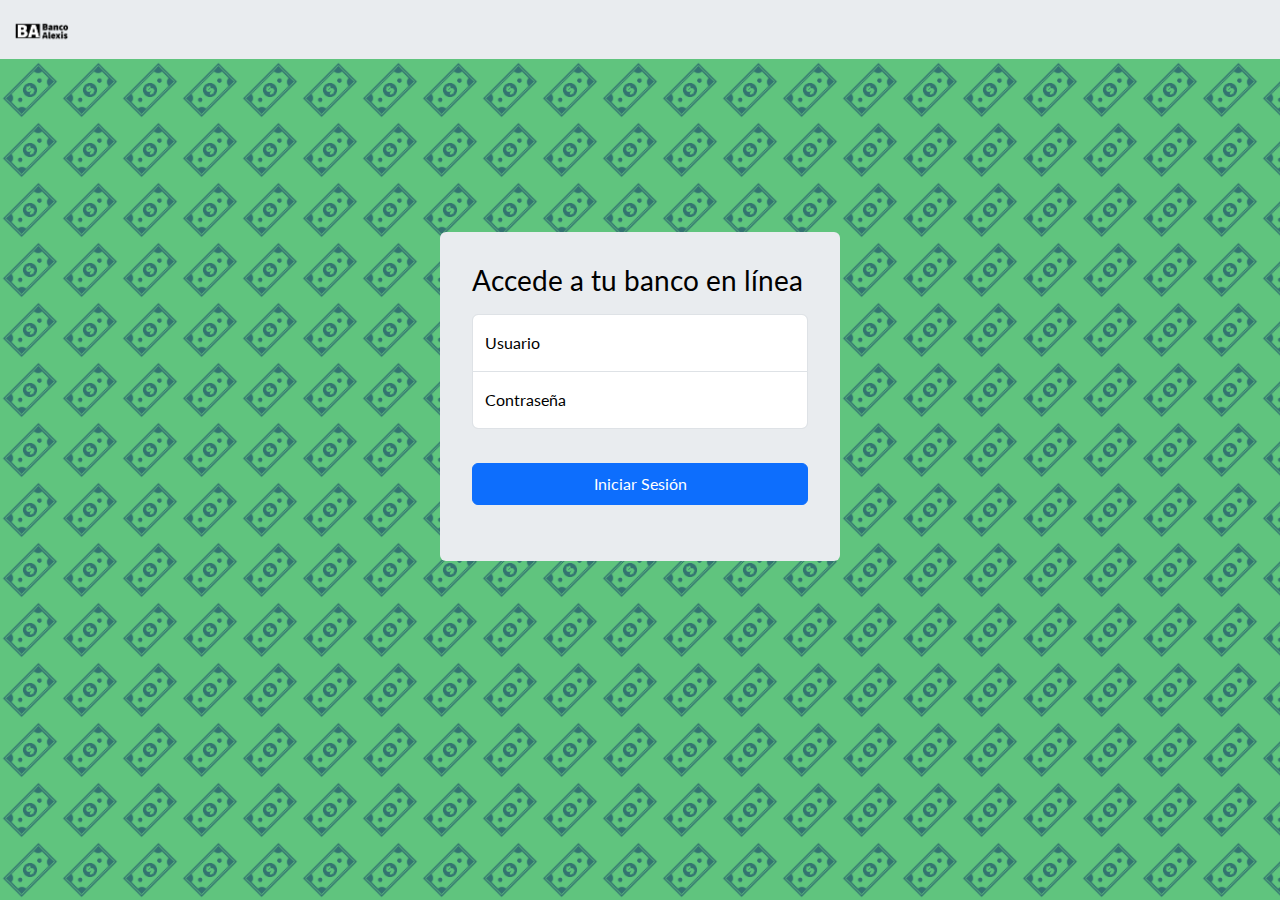
<file: index.html>
<!DOCTYPE html>
<html lang="es">
<head>
    <meta charset="UTF-8">
    <meta name="viewport" content="width=device-width, initial-scale=1.0">
    <title>Login</title>
    <link rel="stylesheet" href="css/bootstrap.css">
    <link rel="stylesheet" href="css/styles.css">
    <link rel="shortcut icon" href="assets/minilogo.png" type="image/x-icon">
</head>
<body class="w-100 h-100">
    <nav class="navbar bg-body-secondary">
        <div class="container-fluid">
          <a class="navbar-brand" href="index.html">
            <img src="assets/logo.png" alt="" srcset=""  height="30px">
          </a>
        </div>
      </nav>
    <main class="d-flex align-items-center align-content-center py-5 h-75">
        <section class="form-signin w-100 m-auto bg-body-secondary rounded">
            <form>
                <h1 class="h3 mb-3 fw-normal">Accede a tu banco en línea</h1>
                <div class="form-floating">
                    <input type="text" class="form-control"  name="username" id="username" placeholder="Nombre de usuario">
                    <label for="username">Usuario</label>
                </div>
                <div class="form-floating">
                    <input type="password" class="form-control" name="pass" id="pass" placeholder="Contraseña">
                    <label for="pass">Contraseña</label>
                </div>
              <button class="btn btn-primary w-100 py-2 my-4" type="button" onclick="iniciarSesion()">Iniciar Sesión</button>
            </form>
        </section>   
    </main>
    <script src="js/bootstrap.js"></script>
    <script src="js/main.js"></script>
</body>
</html>
</file>
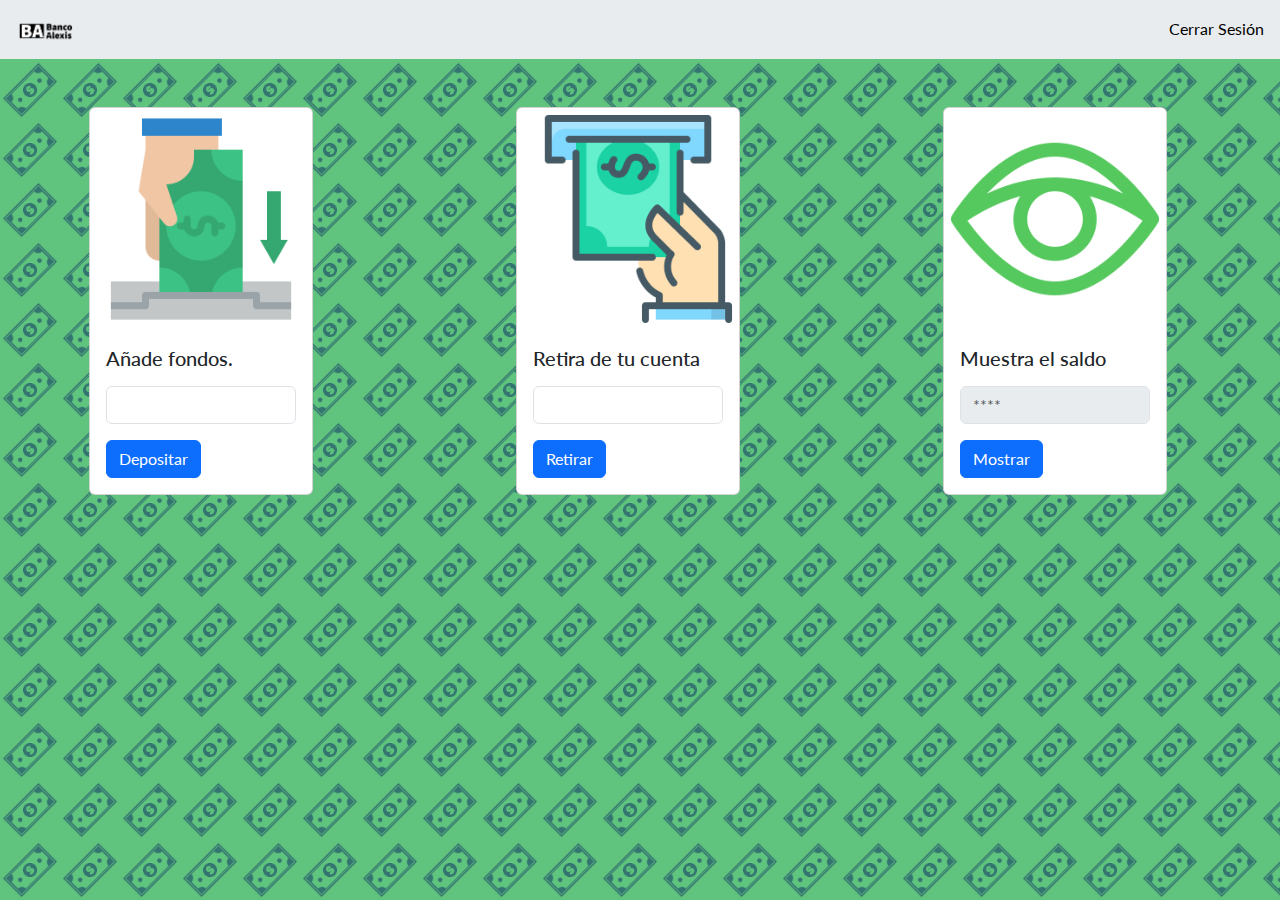
<file: dashboard.html>
<!DOCTYPE html>
<html lang="es">
    <head>
        <meta charset="UTF-8">
        <meta name="viewport" content="width=device-width, initial-scale=1.0">
        <title>Login</title>
        <link rel="stylesheet" href="css/bootstrap.css">
        <link rel="stylesheet" href="css/styles.css">
        <link rel="shortcut icon" href="assets/minilogo.png" type="image/x-icon">
    </head>
    <body>
        <nav class="navbar bg-body-secondary">
            <a class="navbar-brand mx-3" href="index.html">
                <img src="assets/logo.png" alt srcset height="30px">
            </a>
            <ul class="navbar-nav ms-auto mx-3 mb-lg-0">
                <li class="nav-item">
                    <a class="nav-link active" aria-current="page" href="index.html" onclick="cerrarSesion()">Cerrar
                        Sesión</a>
                </li>
            </ul>
        </nav>
        <main>
            <section>
                <div class="row w-100 mt-5">
                    <div class="col-12 col-sm-4 d-flex justify-content-center pb-5">
                        <div class="card" style="width: 14rem;">
                            <img src="assets/depositar (1).png" class="card-img-top" alt="...">
                            <div class="card-body">
                                <h5 class="card-title">Añade fondos.</h5>
                                <input class="form-control my-3" type="number" id="deposito">
                                <button class="btn btn-primary" type="button" onclick="depositar()">Depositar</button>
                            </div>
                        </div>
                    </div>
                    <div class="col-12 col-sm-4 d-flex justify-content-center pb-5"">
                        <div class="card" style="width: 14rem;">
                            <img src="assets/dinero-en-efectivo.png" class="card-img-top" alt="...">
                            <div class="card-body">
                                <h5 class="card-title">Retira de tu cuenta</h5>
                                    <input class="form-control my-3" type="number" id="retiro">
                                <button class="btn btn-primary" type="button" onclick="retirar()">Retirar</button>
                            </div>
                        </div>
                    </div>
                    <div class="col-12 col-sm-4 d-flex justify-content-center pb-5"">
                        <div class="card" style="width: 14rem;">
                            <img src="assets/ojo.png" class="card-img-top" alt="...">
                            <div class="card-body">
                                <h5 class="card-title">Muestra el saldo</h5>
                                <input class="form-control my-3" disabled type="number" id="saldo" placeholder="****">
                                <button class="btn btn-primary" type="button" onclick="consultar()"">Mostrar</button>
                            </div>
                        </div>
                    </div>
                </div>
            </section>
        </main>
        <script src="js/bootstrap.js"></script>
        <script src="js/main.js"></script>
    </body>
</html>
</file>
<file: css/styles.css>
@import url('https://fonts.googleapis.com/css2?family=Lato&family=Roboto:wght@100&display=swap');
*{
  font-family: 'Lato', sans-serif;
}
html,
form {
  height: 100%;
}

body{
  background-image: url(../assets/dollar.png);
  background-size: 60px;
  background-repeat: repeat;
}


.form-signin {
  max-width: 400px;
  padding: 2rem;
}

.form-signin .form-floating:focus-within {
  z-index: 2;
}

.form-signin input[type="text"] {
  margin-bottom: -1px;
  border-bottom-right-radius: 0;
  border-bottom-left-radius: 0;
}

.form-signin input[type="password"] {
  margin-bottom: 10px;
  border-top-left-radius: 0;
  border-top-right-radius: 0;
}

.card{
  cursor: pointer;
}

.card:hover{
  box-shadow: 0px 0px 10px rgba(0, 0, 0, 0.5); /* Sombra al hacer hover */
}
</file>
